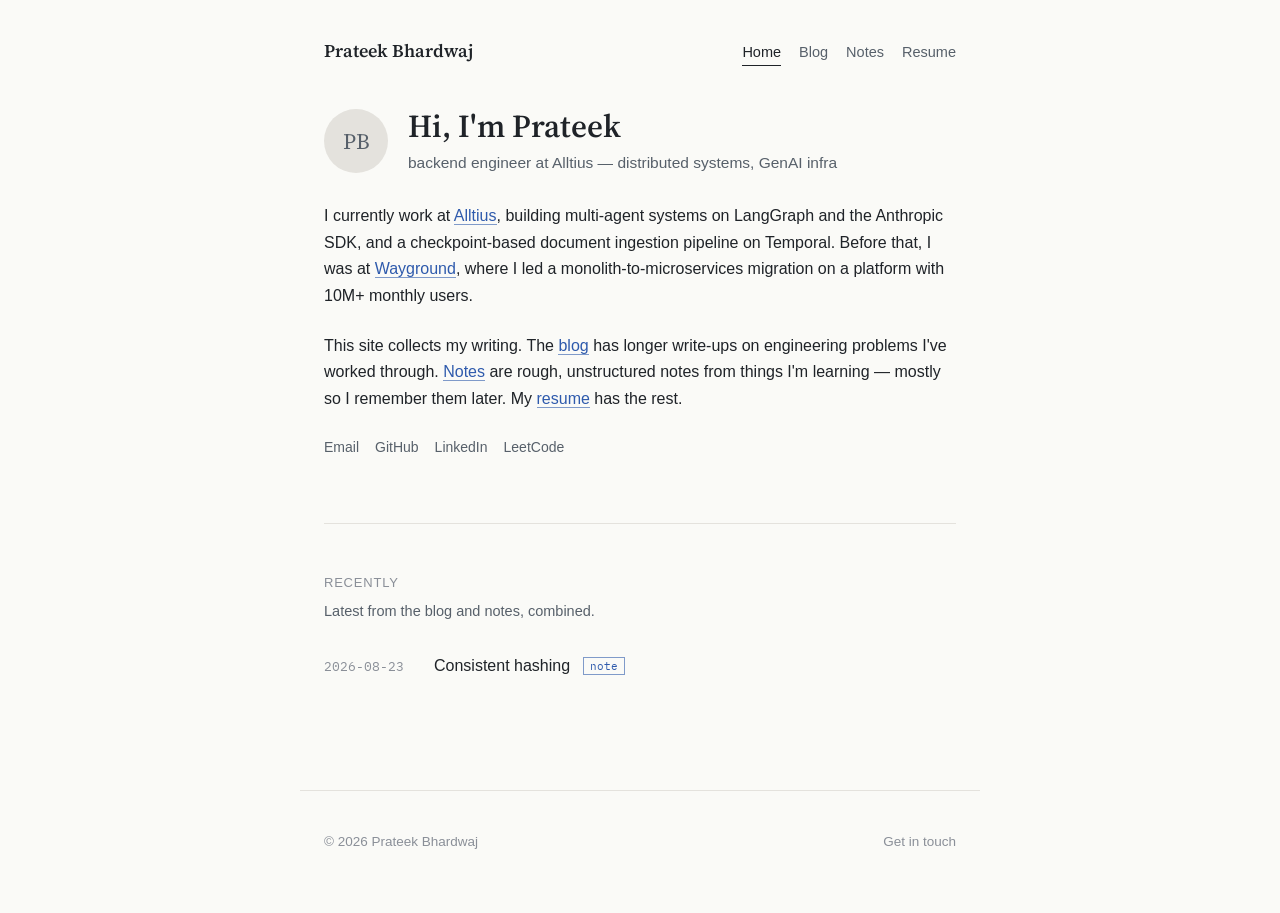
<file: index.html>
<!DOCTYPE html>
<html lang="en">
<head>
<meta charset="UTF-8">
<meta name="viewport" content="width=device-width, initial-scale=1.0">
<title>Prateek Bhardwaj</title>
<meta name="description" content="Backend engineer working on distributed systems and GenAI infra. Writing and notes on what I'm building and learning.">
<link rel="preconnect" href="https://fonts.googleapis.com">
<link href="https://fonts.googleapis.com/css2?family=Source+Serif+4:wght@600;700&family=IBM+Plex+Mono:wght@400;500&display=swap" rel="stylesheet">
<link rel="stylesheet" href="assets/style.css">
</head>
<body>

<header class="site-header">
  <div class="name">Prateek Bhardwaj</div>
  <nav class="site-nav">
    <a href="index.html" class="active">Home</a>
    <a href="blog.html">Blog</a>
    <a href="notes.html">Notes</a>
    <a href="resume.html">Resume</a>
  </nav>
</header>

<main class="shell">

  <section class="hero">
    <div class="hero-top">
      <div class="avatar">PB</div>
      <div>
        <h1>Hi, I'm Prateek</h1>
        <p class="tagline">backend engineer at Alltius — distributed systems, GenAI infra</p>
      </div>
    </div>

    <p class="bio">
      I currently work at <a href="#">Alltius</a>, building multi-agent systems on
      LangGraph and the Anthropic SDK, and a checkpoint-based document ingestion
      pipeline on Temporal. Before that, I was at <a href="#">Wayground</a>, where I
      led a monolith-to-microservices migration on a platform with 10M+ monthly users.
    </p>
    <p class="bio">
      This site collects my writing. The <a href="blog.html">blog</a> has longer
      write-ups on engineering problems I've worked through. <a href="notes.html">Notes</a>
      are rough, unstructured notes from things I'm learning — mostly so I remember them
      later. My <a href="resume.html">resume</a> has the rest.
    </p>

    <div class="links">
      <a href="mailto:prateekb1912@gmail.com">Email</a>
      <a href="https://github.com/prateekb1912" target="_blank" rel="noopener">GitHub</a>
      <a href="https://linkedin.com/in/prateekb1912" target="_blank" rel="noopener">LinkedIn</a>
      <a href="https://leetcode.com/prateekb1912" target="_blank" rel="noopener">LeetCode</a>
    </div>
  </section>

  <hr class="divider">

  <div class="section-label">Recently</div>
  <p class="section-sub">Latest from the blog and notes, combined.</p>
  <div id="home-feed" class="post-list"></div>

</main>

<footer class="site-footer">
  <span>© 2026 Prateek Bhardwaj</span>
  <span><a href="mailto:prateekb1912@gmail.com">Get in touch</a></span>
</footer>

<script src="assets/data.js"></script>
<script>
  const container = document.getElementById('home-feed');
  const combined = [
    ...BLOG_POSTS.map(p => ({ ...p, type: 'blog', href: `blog/${p.slug}.html` })),
    ...NOTES.map(p => ({ ...p, type: 'note', href: `notes/${p.slug}.html` }))
  ].sort((a, b) => new Date(b.date) - new Date(a.date)).slice(0, 6);

  if (combined.length === 0) {
    container.innerHTML = '<div class="empty-state">Nothing written yet — first post coming soon.</div>';
  } else {
    container.innerHTML = combined.map(p => `
      <div class="post-row">
        <span class="date">${p.date}</span>
        <div>
          <a class="title" href="${p.href}">${p.title}</a>
          <span class="type-tag${p.type === 'note' ? ' note' : ''}">${p.type}</span>
        </div>
      </div>
    `).join('');
  }
</script>

</body>
</html>
</file>
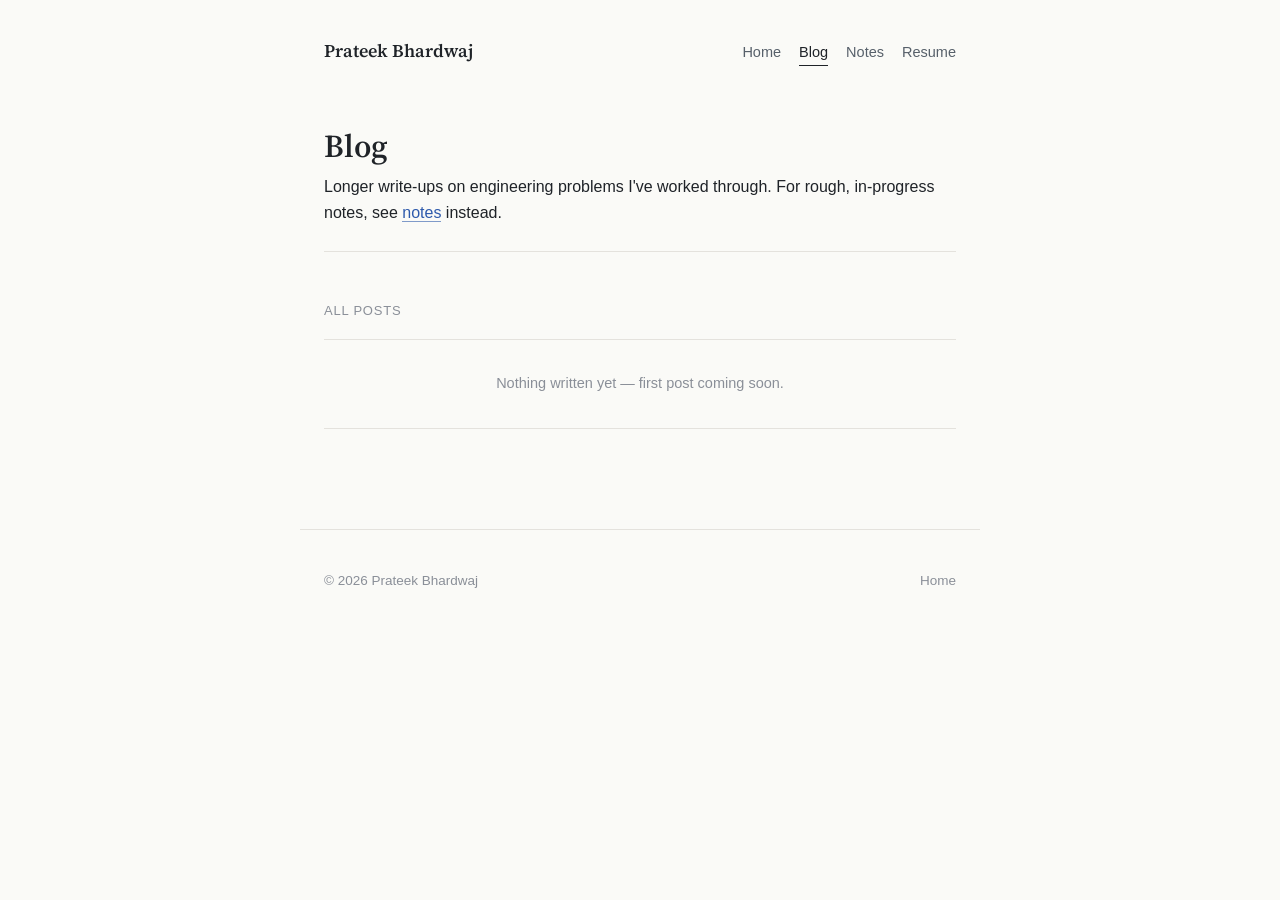
<file: blog.html>
<!DOCTYPE html>
<html lang="en">
<head>
<meta charset="UTF-8">
<meta name="viewport" content="width=device-width, initial-scale=1.0">
<title>Blog — Prateek Bhardwaj</title>
<link rel="preconnect" href="https://fonts.googleapis.com">
<link href="https://fonts.googleapis.com/css2?family=Source+Serif+4:wght@600;700&family=IBM+Plex+Mono:wght@400;500&display=swap" rel="stylesheet">
<link rel="stylesheet" href="assets/style.css">
</head>
<body>

<header class="site-header">
  <div class="name">Prateek Bhardwaj</div>
  <nav class="site-nav">
    <a href="index.html">Home</a>
    <a href="blog.html" class="active">Blog</a>
    <a href="notes.html">Notes</a>
    <a href="resume.html">Resume</a>
  </nav>
</header>

<main class="shell">
  <section class="hero" style="padding-bottom: 0;">
    <h1 style="margin-top: 20px;">Blog</h1>
    <p class="bio" style="margin-top: 8px;">
      Longer write-ups on engineering problems I've worked through. For rough,
      in-progress notes, see <a href="notes.html">notes</a> instead.
    </p>
  </section>

  <hr class="divider" style="margin-top: 8px;">

  <div class="section-label">All posts</div>
  <div id="post-list" class="post-list" style="margin-top: 18px;"></div>
</main>

<footer class="site-footer">
  <span>© 2026 Prateek Bhardwaj</span>
  <span><a href="index.html">Home</a></span>
</footer>

<script src="assets/data.js"></script>
<script>
  const list = document.getElementById('post-list');
  if (BLOG_POSTS.length === 0) {
    list.innerHTML = '<div class="empty-state">Nothing written yet — first post coming soon.</div>';
  } else {
    list.innerHTML = BLOG_POSTS.map(p => `
      <div class="post-row">
        <span class="date">${p.date}</span>
        <div>
          <a class="title" href="blog/${p.slug}.html">${p.title}</a>
          ${p.excerpt ? `<span class="excerpt">${p.excerpt}</span>` : ''}
        </div>
      </div>
    `).join('');
  }
</script>

</body>
</html>
</file>
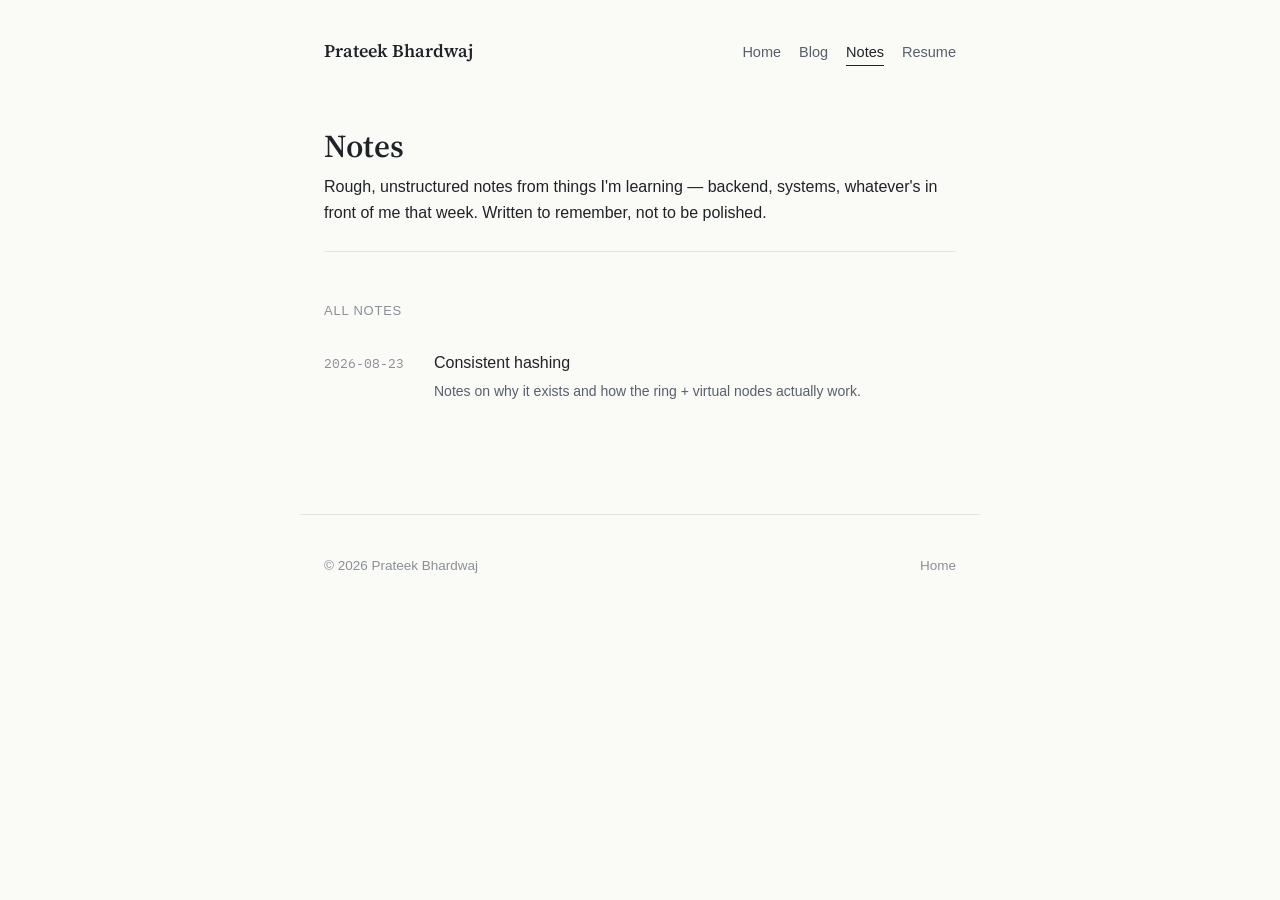
<file: notes.html>
<!DOCTYPE html>
<html lang="en">
<head>
<meta charset="UTF-8">
<meta name="viewport" content="width=device-width, initial-scale=1.0">
<title>Notes — Prateek Bhardwaj</title>
<link rel="preconnect" href="https://fonts.googleapis.com">
<link href="https://fonts.googleapis.com/css2?family=Source+Serif+4:wght@600;700&family=IBM+Plex+Mono:wght@400;500&display=swap" rel="stylesheet">
<link rel="stylesheet" href="assets/style.css">
</head>
<body>

<header class="site-header">
  <div class="name">Prateek Bhardwaj</div>
  <nav class="site-nav">
    <a href="index.html">Home</a>
    <a href="blog.html">Blog</a>
    <a href="notes.html" class="active">Notes</a>
    <a href="resume.html">Resume</a>
  </nav>
</header>

<main class="shell">
  <section class="hero" style="padding-bottom: 0;">
    <h1 style="margin-top: 20px;">Notes</h1>
    <p class="bio" style="margin-top: 8px;">
      Rough, unstructured notes from things I'm learning — backend, systems, whatever's
      in front of me that week. Written to remember, not to be polished.
    </p>
  </section>

  <hr class="divider" style="margin-top: 8px;">

  <div class="section-label">All notes</div>
  <div id="notes-list" class="post-list" style="margin-top: 18px;"></div>
</main>

<footer class="site-footer">
  <span>© 2026 Prateek Bhardwaj</span>
  <span><a href="index.html">Home</a></span>
</footer>

<script src="assets/data.js"></script>
<script>
  const list = document.getElementById('notes-list');
  if (NOTES.length === 0) {
    list.innerHTML = '<div class="empty-state">Nothing logged yet — first note coming soon.</div>';
  } else {
    list.innerHTML = NOTES.map(p => `
      <div class="post-row">
        <span class="date">${p.date}</span>
        <div>
          <a class="title" href="notes/${p.slug}.html">${p.title}</a>
          ${p.excerpt ? `<span class="excerpt">${p.excerpt}</span>` : ''}
        </div>
      </div>
    `).join('');
  }
</script>

</body>
</html>
</file>
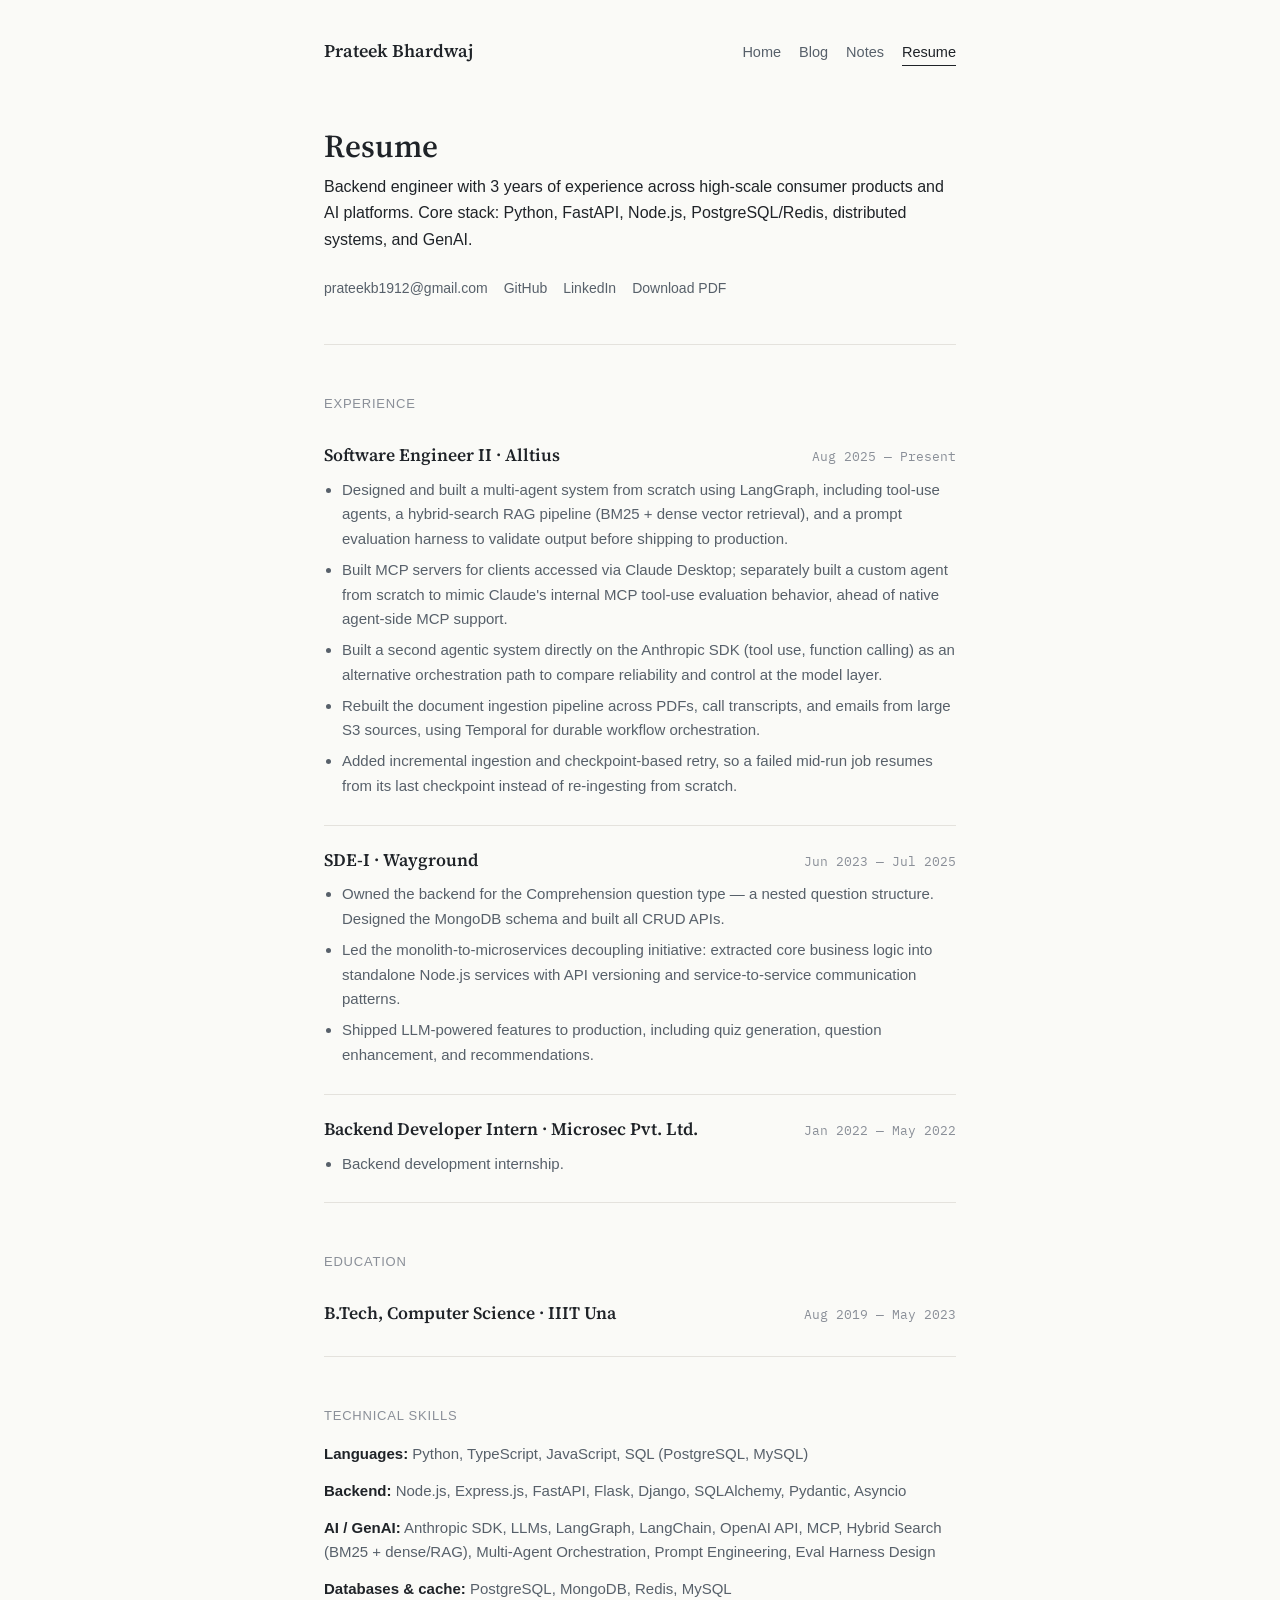
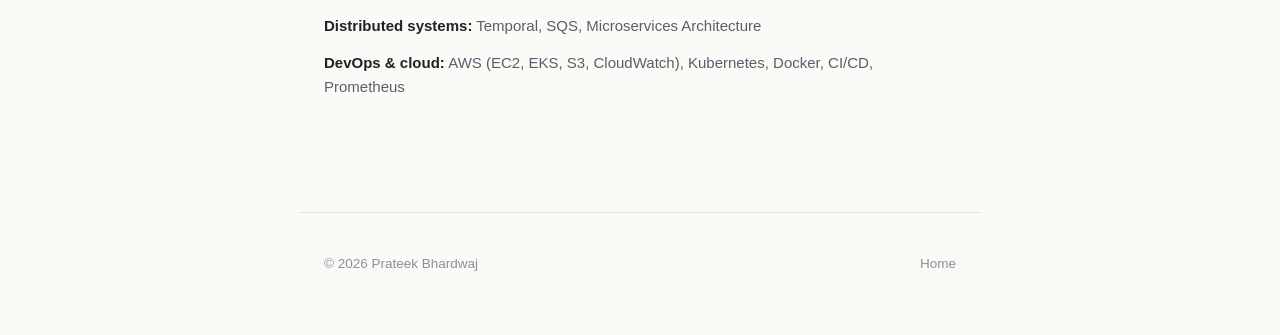
<file: resume.html>
<!DOCTYPE html>
<html lang="en">
<head>
<meta charset="UTF-8">
<meta name="viewport" content="width=device-width, initial-scale=1.0">
<title>Resume — Prateek Bhardwaj</title>
<link rel="preconnect" href="https://fonts.googleapis.com">
<link href="https://fonts.googleapis.com/css2?family=Source+Serif+4:wght@600;700&family=IBM+Plex+Mono:wght@400;500&display=swap" rel="stylesheet">
<link rel="stylesheet" href="assets/style.css">
</head>
<body>

<header class="site-header">
  <div class="name">Prateek Bhardwaj</div>
  <nav class="site-nav">
    <a href="index.html">Home</a>
    <a href="blog.html">Blog</a>
    <a href="notes.html">Notes</a>
    <a href="resume.html" class="active">Resume</a>
  </nav>
</header>

<main class="shell">
  <section class="hero" style="padding-bottom: 0;">
    <h1 style="margin-top: 20px;">Resume</h1>
    <p class="bio" style="margin-top: 8px;">
      Backend engineer with 3 years of experience across high-scale consumer products
      and AI platforms. Core stack: Python, FastAPI, Node.js, PostgreSQL/Redis,
      distributed systems, and GenAI.
    </p>
    <div class="links">
      <a href="mailto:prateekb1912@gmail.com">prateekb1912@gmail.com</a>
      <a href="https://github.com/prateekb1912" target="_blank" rel="noopener">GitHub</a>
      <a href="https://linkedin.com/in/prateekb1912" target="_blank" rel="noopener">LinkedIn</a>
      <a href="assets/Prateek_Bhardwaj_Resume.pdf" target="_blank">Download PDF</a>
    </div>
  </section>

  <hr class="divider">

  <div class="section-label">Experience</div>

  <div class="timeline-item">
    <div class="row">
      <h3>Software Engineer II · Alltius</h3>
      <span class="when">Aug 2025 — Present</span>
    </div>
    <ul>
      <li>Designed and built a multi-agent system from scratch using LangGraph, including tool-use agents, a hybrid-search RAG pipeline (BM25 + dense vector retrieval), and a prompt evaluation harness to validate output before shipping to production.</li>
      <li>Built MCP servers for clients accessed via Claude Desktop; separately built a custom agent from scratch to mimic Claude's internal MCP tool-use evaluation behavior, ahead of native agent-side MCP support.</li>
      <li>Built a second agentic system directly on the Anthropic SDK (tool use, function calling) as an alternative orchestration path to compare reliability and control at the model layer.</li>
      <li>Rebuilt the document ingestion pipeline across PDFs, call transcripts, and emails from large S3 sources, using Temporal for durable workflow orchestration.</li>
      <li>Added incremental ingestion and checkpoint-based retry, so a failed mid-run job resumes from its last checkpoint instead of re-ingesting from scratch.</li>
    </ul>
  </div>

  <div class="timeline-item">
    <div class="row">
      <h3>SDE-I · Wayground</h3>
      <span class="when">Jun 2023 — Jul 2025</span>
    </div>
    <ul>
      <li>Owned the backend for the Comprehension question type — a nested question structure. Designed the MongoDB schema and built all CRUD APIs.</li>
      <li>Led the monolith-to-microservices decoupling initiative: extracted core business logic into standalone Node.js services with API versioning and service-to-service communication patterns.</li>
      <li>Shipped LLM-powered features to production, including quiz generation, question enhancement, and recommendations.</li>
    </ul>
  </div>

  <div class="timeline-item">
    <div class="row">
      <h3>Backend Developer Intern · Microsec Pvt. Ltd.</h3>
      <span class="when">Jan 2022 — May 2022</span>
    </div>
    <ul>
      <li>Backend development internship.</li>
    </ul>
  </div>

  <div class="section-label">Education</div>
  <div class="timeline-item">
    <div class="row">
      <h3>B.Tech, Computer Science · IIIT Una</h3>
      <span class="when">Aug 2019 — May 2023</span>
    </div>
  </div>

  <div class="section-label">Technical skills</div>
  <div class="skills-block" style="margin-top: 16px;">
    <p><strong>Languages:</strong> Python, TypeScript, JavaScript, SQL (PostgreSQL, MySQL)</p>
    <p><strong>Backend:</strong> Node.js, Express.js, FastAPI, Flask, Django, SQLAlchemy, Pydantic, Asyncio</p>
    <p><strong>AI / GenAI:</strong> Anthropic SDK, LLMs, LangGraph, LangChain, OpenAI API, MCP, Hybrid Search (BM25 + dense/RAG), Multi-Agent Orchestration, Prompt Engineering, Eval Harness Design</p>
    <p><strong>Databases & cache:</strong> PostgreSQL, MongoDB, Redis, MySQL</p>
    <p><strong>Distributed systems:</strong> Temporal, SQS, Microservices Architecture</p>
    <p><strong>DevOps & cloud:</strong> AWS (EC2, EKS, S3, CloudWatch), Kubernetes, Docker, CI/CD, Prometheus</p>
  </div>

</main>

<footer class="site-footer">
  <span>© 2026 Prateek Bhardwaj</span>
  <span><a href="index.html">Home</a></span>
</footer>

</body>
</html>
</file>
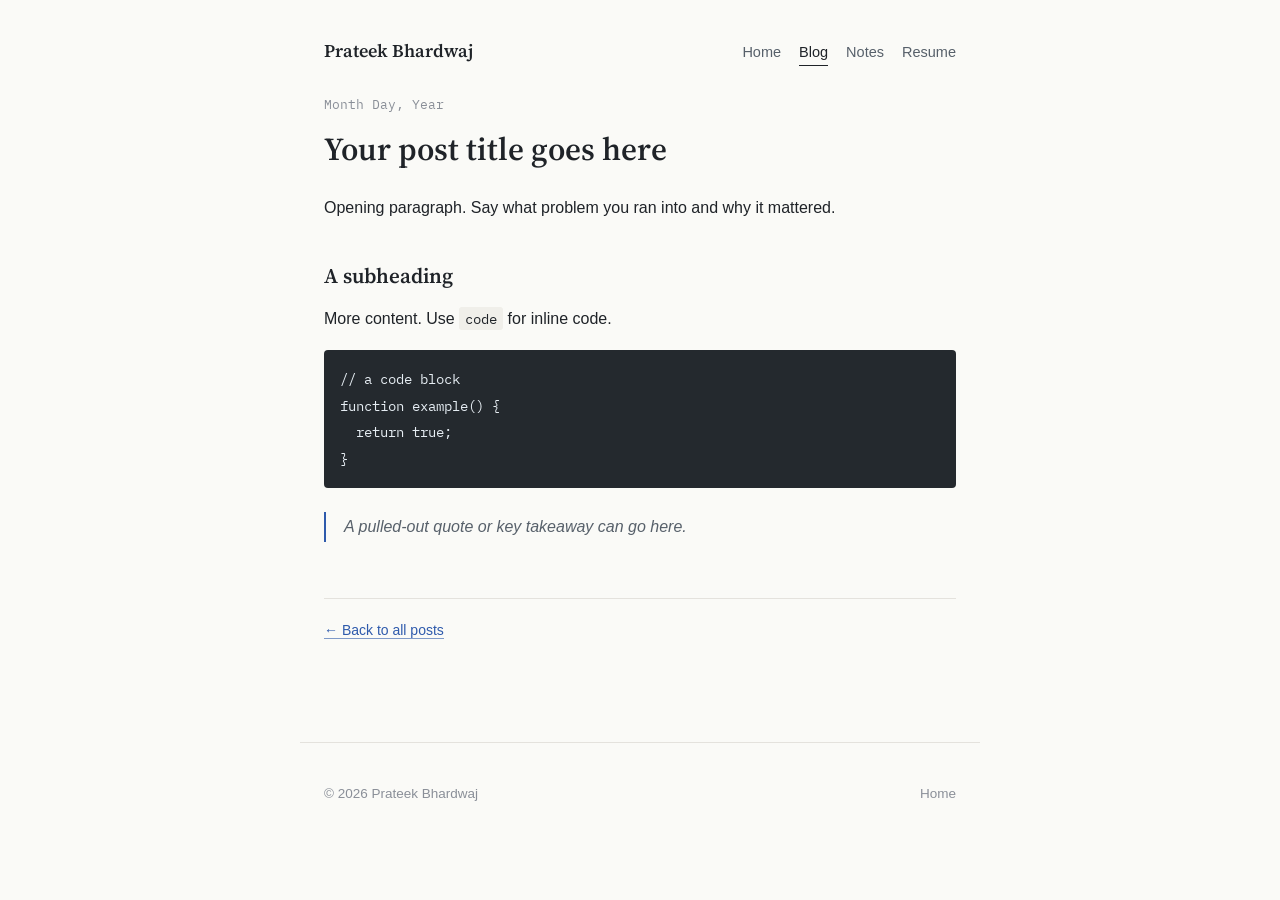
<file: blog/_template.html>
<!--
  HOW TO ADD A NEW POST:
  1. Copy this file, rename it to your slug, e.g. blog/my-new-post.html
  2. Edit the <title>, the post-meta line, the <h1>, and the body below.
  3. Open assets/data.js and add a new entry to the TOP of the POSTS array,
     with a "slug" matching this filename (without .html).
  4. Save. No build step needed.
-->
<!DOCTYPE html>
<html lang="en">
<head>
<meta charset="UTF-8">
<meta name="viewport" content="width=device-width, initial-scale=1.0">
<title>Post title — Prateek Bhardwaj</title>
<link rel="preconnect" href="https://fonts.googleapis.com">
<link href="https://fonts.googleapis.com/css2?family=Source+Serif+4:wght@600;700&family=IBM+Plex+Mono:wght@400;500&display=swap" rel="stylesheet">
<link rel="stylesheet" href="../assets/style.css">
</head>
<body>

<header class="site-header">
  <div class="name">Prateek Bhardwaj</div>
  <nav class="site-nav">
    <a href="../index.html">Home</a>
    <a href="../blog.html" class="active">Blog</a>
    <a href="../notes.html">Notes</a>
    <a href="../resume.html">Resume</a>
  </nav>
</header>

<main class="shell">
  <article class="post">
    <div class="post-meta">Month Day, Year</div>
    <h1>Your post title goes here</h1>

    <p>Opening paragraph. Say what problem you ran into and why it mattered.</p>

    <h2>A subheading</h2>
    <p>More content. Use <code>code</code> for inline code.</p>

    <pre><code>// a code block
function example() {
  return true;
}</code></pre>

    <blockquote>A pulled-out quote or key takeaway can go here.</blockquote>

    <div class="post-footer">
      <a href="../blog.html">← Back to all posts</a>
    </div>
  </article>
</main>

<footer class="site-footer">
  <span>© 2026 Prateek Bhardwaj</span>
  <span><a href="../index.html">Home</a></span>
</footer>

</body>
</html>
</file>
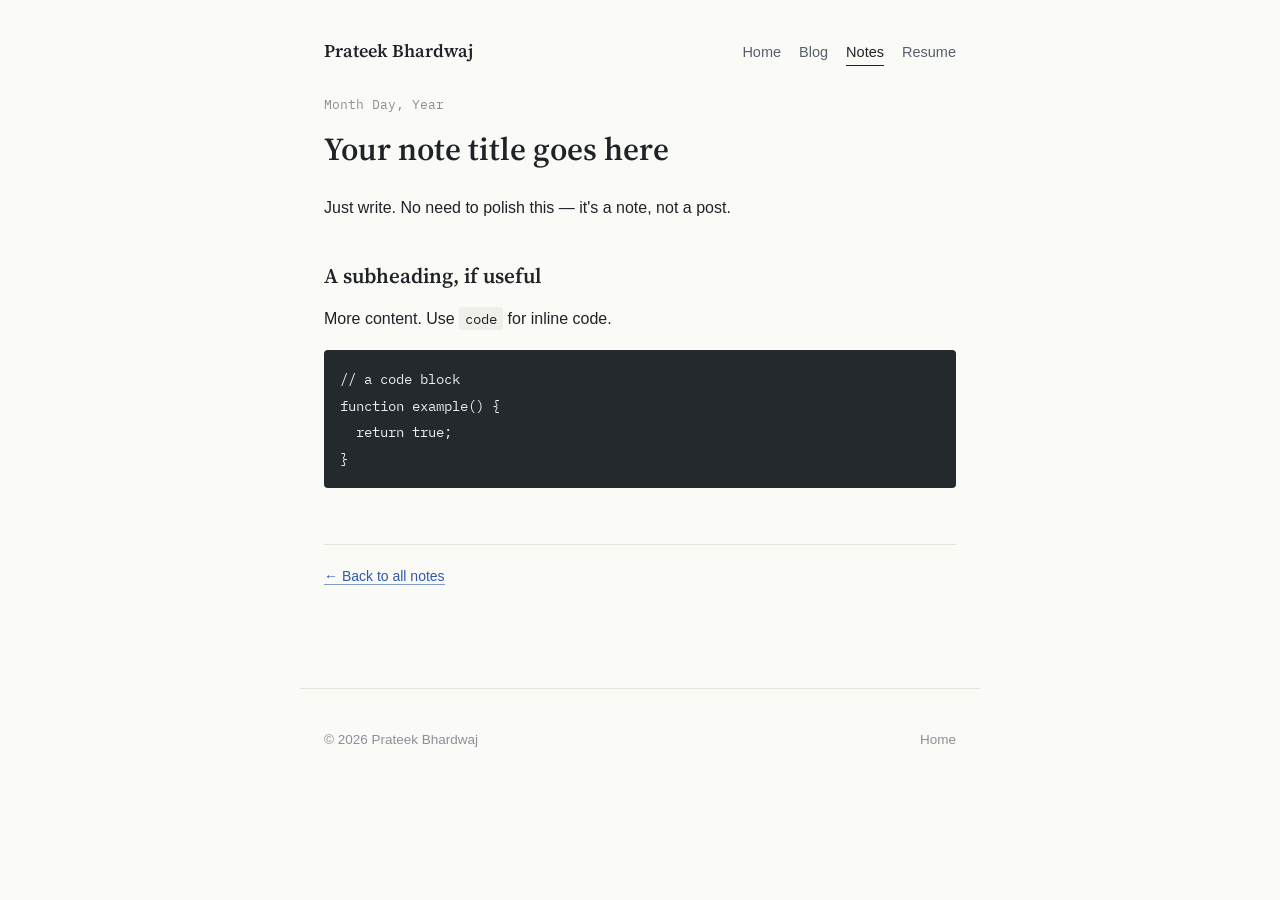
<file: notes/_template.html>
<!--
  HOW TO ADD A NEW NOTE:
  1. Copy this file, rename it to your slug, e.g. notes/my-topic.html
  2. Edit the <title>, date, <h1>, and body below. Keep it rough — that's the point.
  3. Open assets/data.js and add a new entry to the NOTES array,
     with a "slug" matching this filename (without .html).
  4. Save. No build step needed.
-->
<!DOCTYPE html>
<html lang="en">
<head>
<meta charset="UTF-8">
<meta name="viewport" content="width=device-width, initial-scale=1.0">
<title>Note title — Prateek Bhardwaj</title>
<link rel="preconnect" href="https://fonts.googleapis.com">
<link href="https://fonts.googleapis.com/css2?family=Source+Serif+4:wght@600;700&family=IBM+Plex+Mono:wght@400;500&display=swap" rel="stylesheet">
<link rel="stylesheet" href="../assets/style.css">
</head>
<body>

<header class="site-header">
  <div class="name">Prateek Bhardwaj</div>
  <nav class="site-nav">
    <a href="../index.html">Home</a>
    <a href="../blog.html">Blog</a>
    <a href="../notes.html" class="active">Notes</a>
    <a href="../resume.html">Resume</a>
  </nav>
</header>

<main class="shell">
  <article class="post">
    <div class="post-meta">Month Day, Year</div>
    <h1>Your note title goes here</h1>

    <p>Just write. No need to polish this — it's a note, not a post.</p>

    <h2>A subheading, if useful</h2>
    <p>More content. Use <code>code</code> for inline code.</p>

    <pre><code>// a code block
function example() {
  return true;
}</code></pre>

    <div class="post-footer">
      <a href="../notes.html">← Back to all notes</a>
    </div>
  </article>
</main>

<footer class="site-footer">
  <span>© 2026 Prateek Bhardwaj</span>
  <span><a href="../index.html">Home</a></span>
</footer>

</body>
</html>
</file>
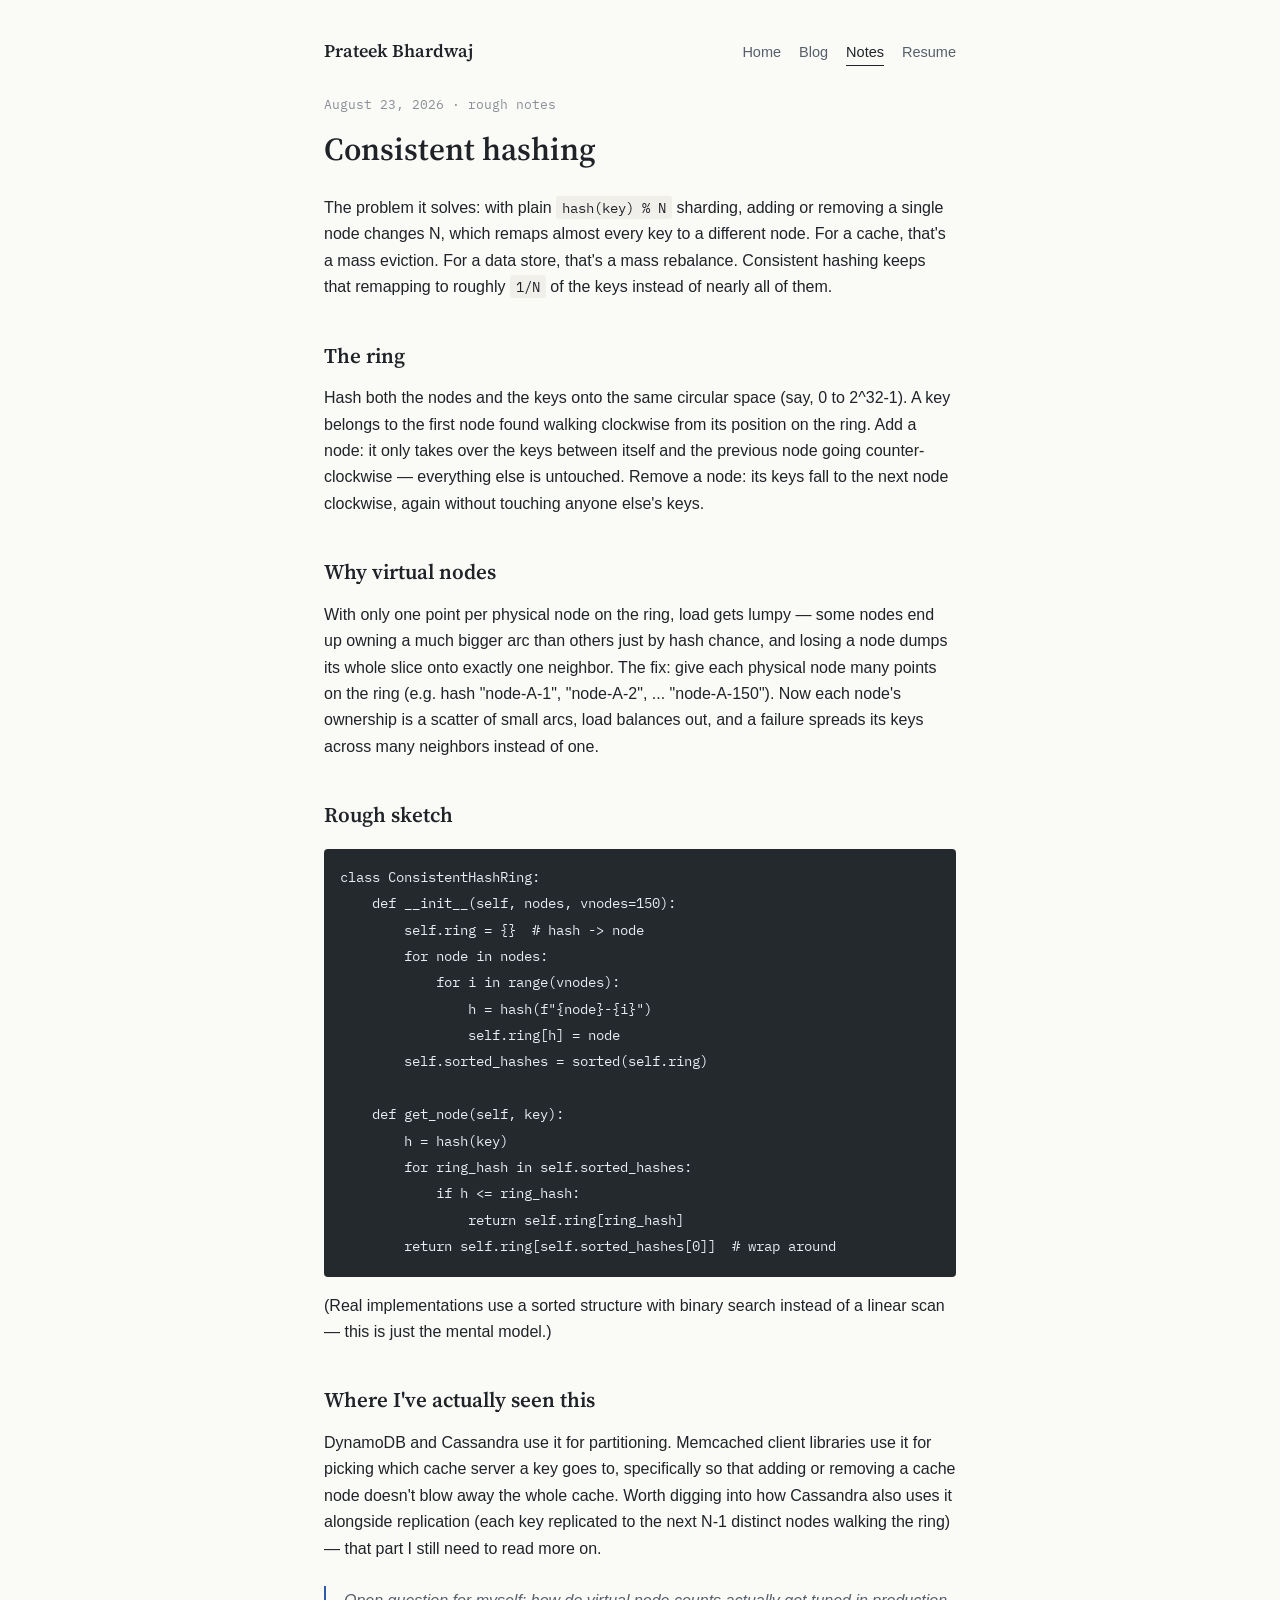
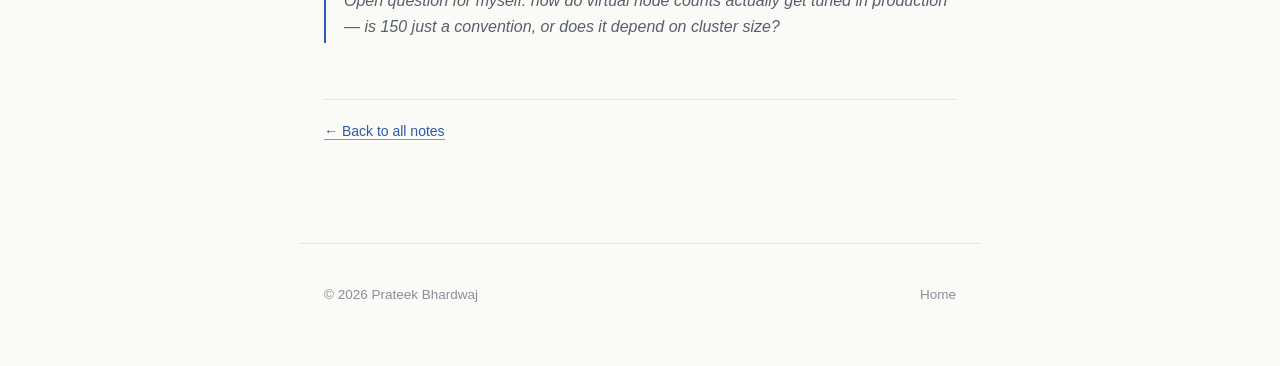
<file: notes/consistent-hashing.html>
<!DOCTYPE html>
<html lang="en">
<head>
<meta charset="UTF-8">
<meta name="viewport" content="width=device-width, initial-scale=1.0">
<title>Consistent hashing — Prateek Bhardwaj</title>
<link rel="preconnect" href="https://fonts.googleapis.com">
<link href="https://fonts.googleapis.com/css2?family=Source+Serif+4:wght@600;700&family=IBM+Plex+Mono:wght@400;500&display=swap" rel="stylesheet">
<link rel="stylesheet" href="../assets/style.css">
</head>
<body>

<header class="site-header">
  <div class="name">Prateek Bhardwaj</div>
  <nav class="site-nav">
    <a href="../index.html">Home</a>
    <a href="../blog.html">Blog</a>
    <a href="../notes.html" class="active">Notes</a>
    <a href="../resume.html">Resume</a>
  </nav>
</header>

<main class="shell">
  <article class="post">
    <div class="post-meta">August 23, 2026 · rough notes</div>
    <h1>Consistent hashing</h1>

    <p>
      The problem it solves: with plain <code>hash(key) % N</code> sharding, adding or
      removing a single node changes N, which remaps almost every key to a different
      node. For a cache, that's a mass eviction. For a data store, that's a mass
      rebalance. Consistent hashing keeps that remapping to roughly <code>1/N</code>
      of the keys instead of nearly all of them.
    </p>

    <h2>The ring</h2>
    <p>
      Hash both the nodes and the keys onto the same circular space (say, 0 to 2^32-1).
      A key belongs to the first node found walking clockwise from its position on the
      ring. Add a node: it only takes over the keys between itself and the previous
      node going counter-clockwise — everything else is untouched. Remove a node: its
      keys fall to the next node clockwise, again without touching anyone else's keys.
    </p>

    <h2>Why virtual nodes</h2>
    <p>
      With only one point per physical node on the ring, load gets lumpy — some nodes
      end up owning a much bigger arc than others just by hash chance, and losing a
      node dumps its whole slice onto exactly one neighbor. The fix: give each physical
      node many points on the ring (e.g. hash "node-A-1", "node-A-2", ... "node-A-150").
      Now each node's ownership is a scatter of small arcs, load balances out, and a
      failure spreads its keys across many neighbors instead of one.
    </p>

    <h2>Rough sketch</h2>
    <pre><code>class ConsistentHashRing:
    def __init__(self, nodes, vnodes=150):
        self.ring = {}  # hash -> node
        for node in nodes:
            for i in range(vnodes):
                h = hash(f"{node}-{i}")
                self.ring[h] = node
        self.sorted_hashes = sorted(self.ring)

    def get_node(self, key):
        h = hash(key)
        for ring_hash in self.sorted_hashes:
            if h <= ring_hash:
                return self.ring[ring_hash]
        return self.ring[self.sorted_hashes[0]]  # wrap around</code></pre>
    <p>
      (Real implementations use a sorted structure with binary search instead of a
      linear scan — this is just the mental model.)
    </p>

    <h2>Where I've actually seen this</h2>
    <p>
      DynamoDB and Cassandra use it for partitioning. Memcached client libraries use
      it for picking which cache server a key goes to, specifically so that adding or
      removing a cache node doesn't blow away the whole cache. Worth digging into how
      Cassandra also uses it alongside replication (each key replicated to the next
      N-1 distinct nodes walking the ring) — that part I still need to read more on.
    </p>

    <blockquote>Open question for myself: how do virtual node counts actually get tuned in production — is 150 just a convention, or does it depend on cluster size?</blockquote>

    <div class="post-footer">
      <a href="../notes.html">← Back to all notes</a>
    </div>
  </article>
</main>

<footer class="site-footer">
  <span>© 2026 Prateek Bhardwaj</span>
  <span><a href="../index.html">Home</a></span>
</footer>

</body>
</html>
</file>
<file: assets/style.css>
/* =========================================================
   Prateek Bhardwaj — personal site
   Minimal, content-first design. White background, serif
   display name, plain lists — inspired by clean engineering
   blogs rather than heavy visual theming.
   ========================================================= */

:root {
  --bg: #FAFAF7;
  --ink: #1F2328;
  --ink-dim: #57606A;
  --ink-faint: #8A8F98;
  --accent: #2E5AAC;
  --accent-dim: #2E5AAC99;
  --border: #E4E2DD;

  --font-display: 'Source Serif 4', Georgia, serif;
  --font-body: -apple-system, BlinkMacSystemFont, 'Segoe UI', Helvetica, Arial, sans-serif;
  --font-mono: 'IBM Plex Mono', 'SFMono-Regular', monospace;

  --max-width: 680px;
}

* { box-sizing: border-box; }

html { scroll-behavior: smooth; }

@media (prefers-reduced-motion: reduce) {
  html { scroll-behavior: auto; }
  * { animation: none !important; transition: none !important; }
}

body {
  margin: 0;
  background: var(--bg);
  color: var(--ink);
  font-family: var(--font-body);
  font-size: 16px;
  line-height: 1.65;
  -webkit-font-smoothing: antialiased;
}

a {
  color: var(--accent);
  text-decoration: none;
  border-bottom: 1px solid var(--accent-dim);
}
a:hover, a:focus-visible { border-bottom-color: var(--accent); }
a:focus-visible, button:focus-visible {
  outline: 2px solid var(--accent);
  outline-offset: 2px;
}

/* ---------- layout shell ---------- */

.shell {
  max-width: var(--max-width);
  margin: 0 auto;
  padding: 0 24px 100px;
}

header.site-header {
  max-width: var(--max-width);
  margin: 0 auto;
  padding: 36px 24px 20px;
  display: flex;
  align-items: baseline;
  justify-content: space-between;
  flex-wrap: wrap;
  gap: 12px;
}

.site-header .name {
  font-family: var(--font-display);
  font-size: 18px;
  font-weight: 600;
  color: var(--ink);
  border-bottom: none;
}

nav.site-nav {
  display: flex;
  gap: 18px;
  font-size: 14.5px;
}
nav.site-nav a {
  color: var(--ink-dim);
  border-bottom: none;
}
nav.site-nav a:hover,
nav.site-nav a.active {
  color: var(--ink);
  border-bottom: 1px solid var(--ink);
}

/* ---------- hero ---------- */

.hero {
  padding: 20px 0 12px;
}

.hero-top {
  display: flex;
  align-items: center;
  gap: 20px;
  margin-bottom: 28px;
}

.avatar {
  width: 64px;
  height: 64px;
  border-radius: 50%;
  background: var(--border);
  flex-shrink: 0;
  display: flex;
  align-items: center;
  justify-content: center;
  font-family: var(--font-display);
  font-size: 22px;
  color: var(--ink-dim);
  overflow: hidden;
}
.avatar img { width: 100%; height: 100%; object-fit: cover; }

.hero h1 {
  font-family: var(--font-display);
  font-size: clamp(26px, 5vw, 32px);
  font-weight: 600;
  margin: 0 0 4px;
  line-height: 1.25;
}

.hero .tagline {
  font-size: 15.5px;
  color: var(--ink-dim);
  margin: 0;
}

.hero p.bio {
  font-size: 16px;
  color: var(--ink);
  margin: 0 0 24px;
}

.hero .links {
  display: flex;
  gap: 16px;
  flex-wrap: wrap;
  font-size: 14px;
  margin-bottom: 8px;
}
.hero .links a { border-bottom: none; color: var(--ink-dim); }
.hero .links a:hover { color: var(--accent); }

/* ---------- section labels ---------- */

.section-label {
  font-size: 13px;
  color: var(--ink-faint);
  text-transform: uppercase;
  letter-spacing: 0.06em;
  margin: 48px 0 6px;
}
.section-sub {
  font-size: 14.5px;
  color: var(--ink-dim);
  margin: 0 0 18px;
}
hr.divider {
  border: none;
  border-top: 1px solid var(--border);
  margin: 44px 0 0;
}

/* ---------- plain post list (date : title) ---------- */

.post-list { margin-top: 4px; }

.post-row {
  display: flex;
  gap: 18px;
  padding: 11px 0;
  border-bottom: 1px solid var(--border);
  align-items: baseline;
}
.post-row:last-child { border-bottom: none; }

.post-row .date {
  font-family: var(--font-mono);
  font-size: 13px;
  color: var(--ink-faint);
  flex-shrink: 0;
  width: 92px;
}

.post-row .title {
  font-size: 16px;
  color: var(--ink);
  border-bottom: none;
}
.post-row .title:hover { color: var(--accent); }

.post-row .excerpt {
  display: block;
  font-size: 14px;
  color: var(--ink-dim);
  margin-top: 3px;
}

.post-row.draft .title { color: var(--ink-faint); }
.post-row .draft-tag,
.post-row .type-tag {
  font-family: var(--font-mono);
  font-size: 11px;
  color: var(--ink-faint);
  border: 1px solid var(--border);
  padding: 1px 6px;
  margin-left: 8px;
  vertical-align: middle;
}
.post-row .type-tag.note { color: var(--accent); border-color: var(--accent-dim); }

.view-all {
  display: inline-block;
  margin-top: 16px;
  font-size: 14px;
}

@media (max-width: 520px) {
  .post-row { flex-direction: column; gap: 2px; }
  .post-row .date { width: auto; }
  .hero-top { gap: 14px; }
}

/* ---------- resume: plain timeline ---------- */

.timeline-item {
  padding: 20px 0;
  border-bottom: 1px solid var(--border);
}
.timeline-item:last-child { border-bottom: none; }

.timeline-item .row {
  display: flex;
  justify-content: space-between;
  align-items: baseline;
  flex-wrap: wrap;
  gap: 6px 16px;
  margin-bottom: 8px;
}

.timeline-item h3 {
  font-family: var(--font-display);
  font-size: 17.5px;
  font-weight: 600;
  margin: 0;
}
.timeline-item .org {
  color: var(--ink-dim);
  font-size: 15px;
}
.timeline-item .when {
  font-family: var(--font-mono);
  font-size: 12.5px;
  color: var(--ink-faint);
  white-space: nowrap;
}

.timeline-item ul {
  margin: 0;
  padding-left: 18px;
  color: var(--ink-dim);
  font-size: 15px;
}
.timeline-item li { margin-bottom: 6px; }

.skills-block p {
  margin: 0 0 12px;
  font-size: 15px;
  color: var(--ink-dim);
}
.skills-block strong { color: var(--ink); }

/* ---------- article / post page ---------- */

article.post { padding-top: 8px; }
article.post .post-meta {
  font-family: var(--font-mono);
  font-size: 13px;
  color: var(--ink-faint);
  margin-bottom: 14px;
}
article.post h1 {
  font-family: var(--font-display);
  font-size: clamp(26px, 4vw, 32px);
  line-height: 1.3;
  margin: 0 0 24px;
  font-weight: 600;
}
article.post h2 {
  font-family: var(--font-display);
  font-size: 21px;
  font-weight: 600;
  margin: 38px 0 12px;
}
article.post p { color: var(--ink); margin: 0 0 18px; font-size: 16px; }
article.post li { color: var(--ink); }
article.post code {
  font-family: var(--font-mono);
  background: #F0EFEA;
  padding: 2px 6px;
  border-radius: 3px;
  font-size: 0.9em;
}
article.post pre {
  background: #24292E;
  color: #E6EDF3;
  padding: 16px;
  overflow-x: auto;
  border-radius: 4px;
}
article.post pre code { background: none; padding: 0; color: inherit; }
article.post blockquote {
  border-left: 2px solid var(--accent);
  margin: 24px 0;
  padding: 2px 0 2px 18px;
  color: var(--ink-dim);
  font-style: italic;
}

.post-footer {
  margin-top: 56px;
  padding-top: 20px;
  border-top: 1px solid var(--border);
  font-size: 14px;
  color: var(--ink-dim);
}

/* ---------- footer ---------- */

footer.site-footer {
  max-width: var(--max-width);
  margin: 0 auto;
  padding: 40px 24px 60px;
  font-size: 13.5px;
  color: var(--ink-faint);
  display: flex;
  justify-content: space-between;
  flex-wrap: wrap;
  gap: 10px;
  border-top: 1px solid var(--border);
}
footer.site-footer a { color: var(--ink-faint); border-bottom: none; }
footer.site-footer a:hover { color: var(--accent); }

/* ---------- misc ---------- */

.empty-state {
  font-size: 14.5px;
  color: var(--ink-faint);
  padding: 32px 0;
  text-align: center;
  border-top: 1px solid var(--border);
  border-bottom: 1px solid var(--border);
}
</file>
